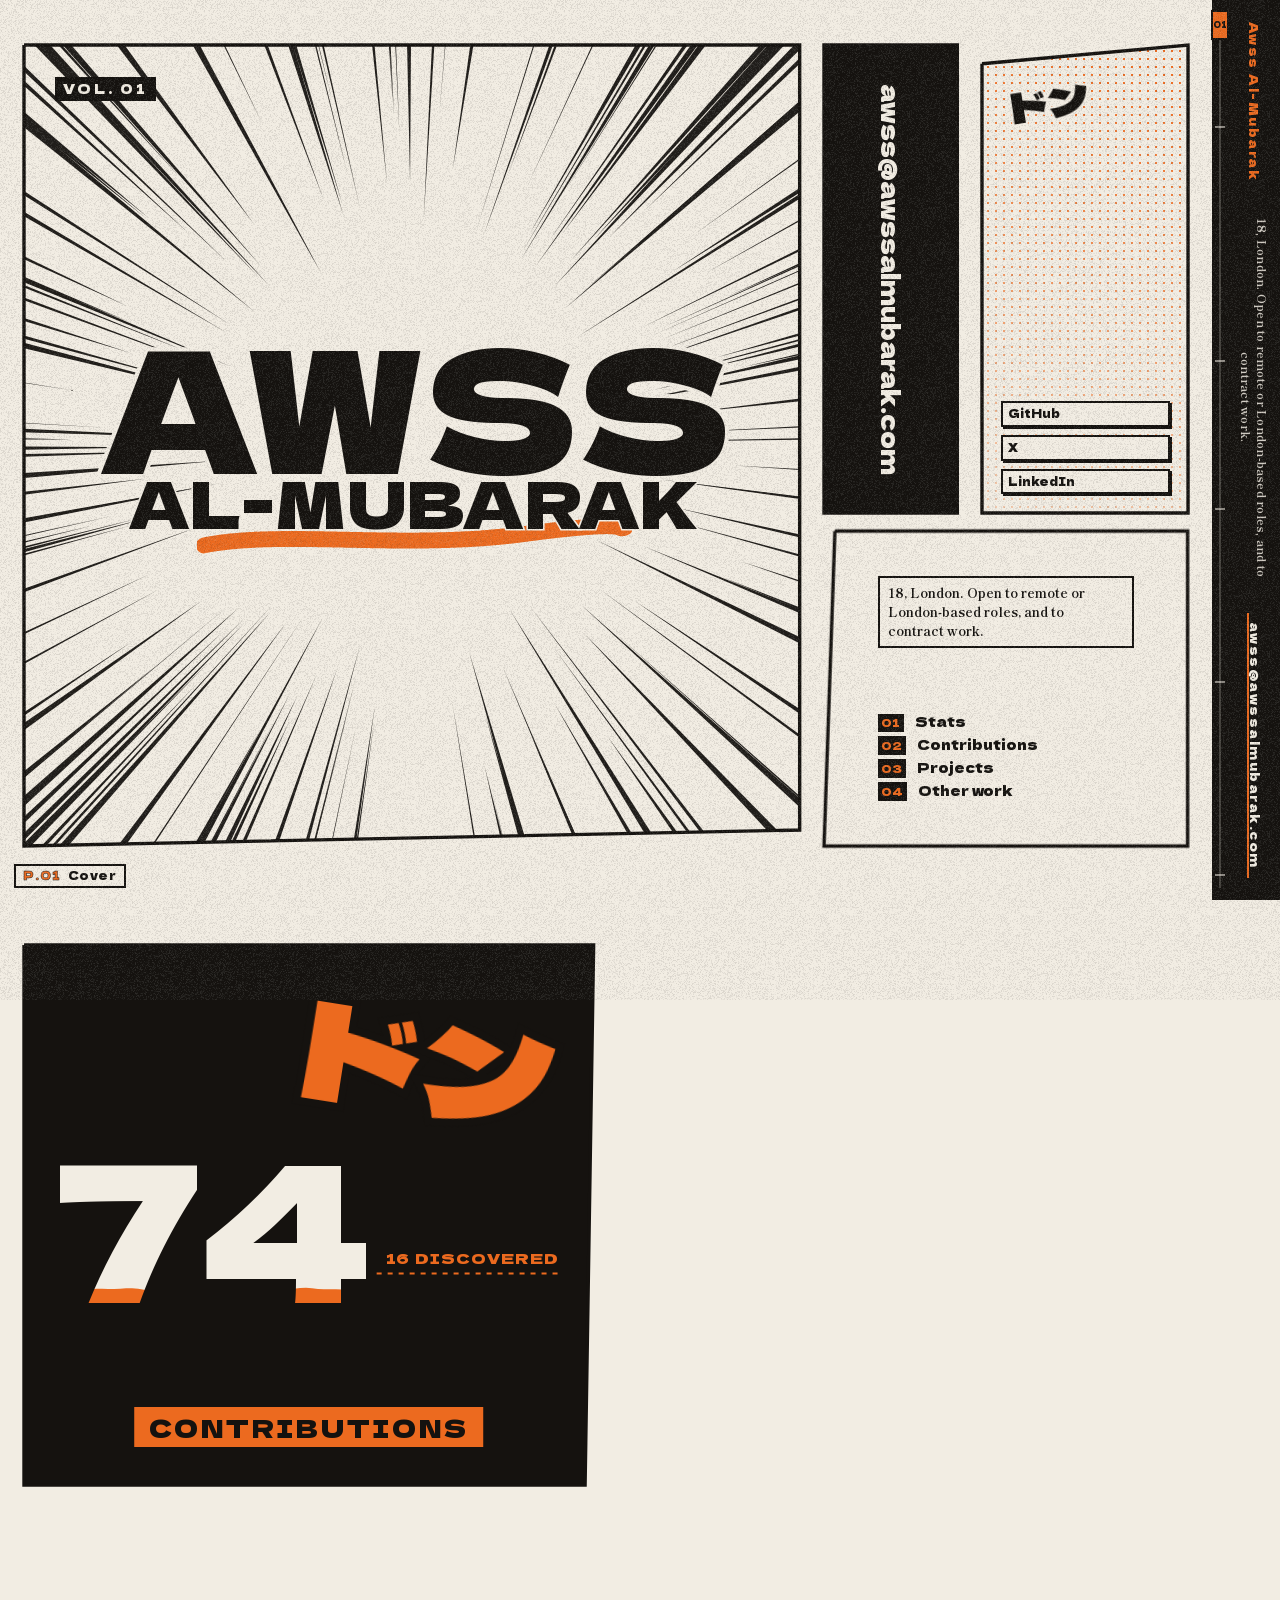
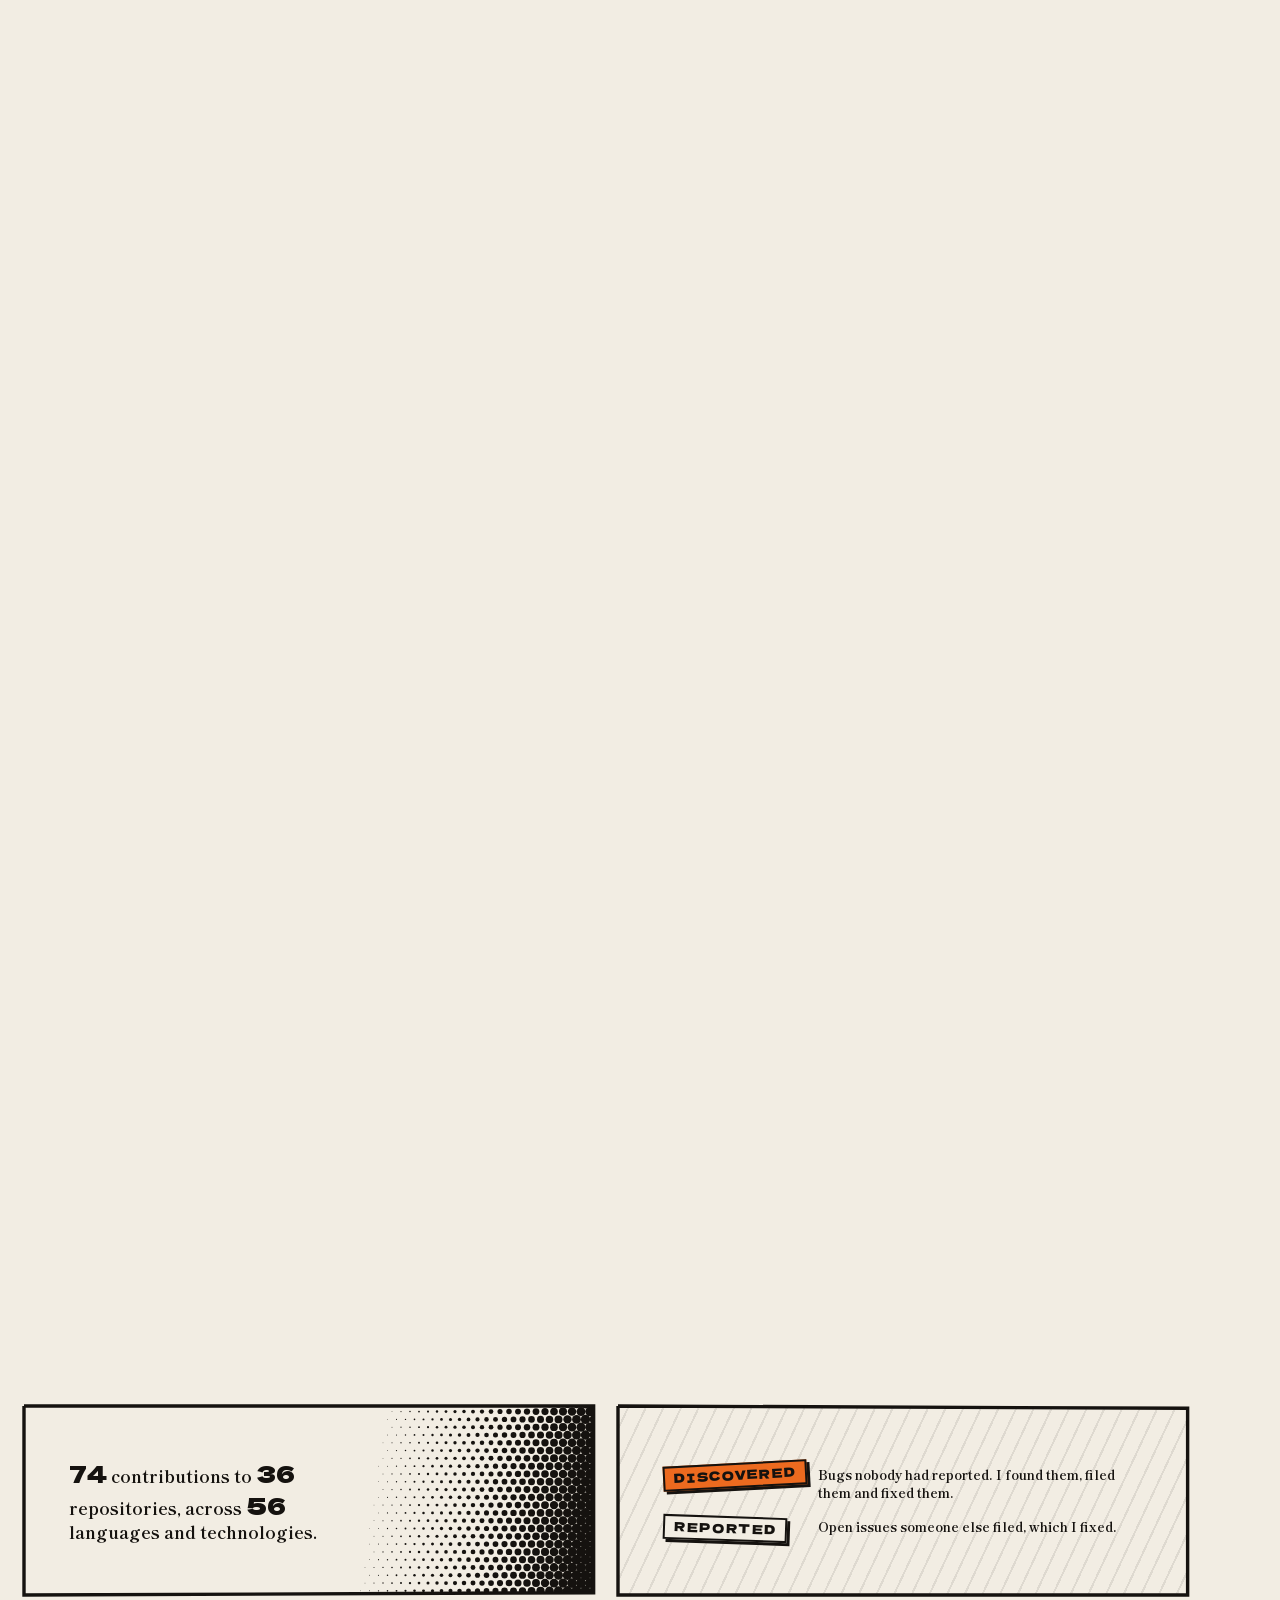
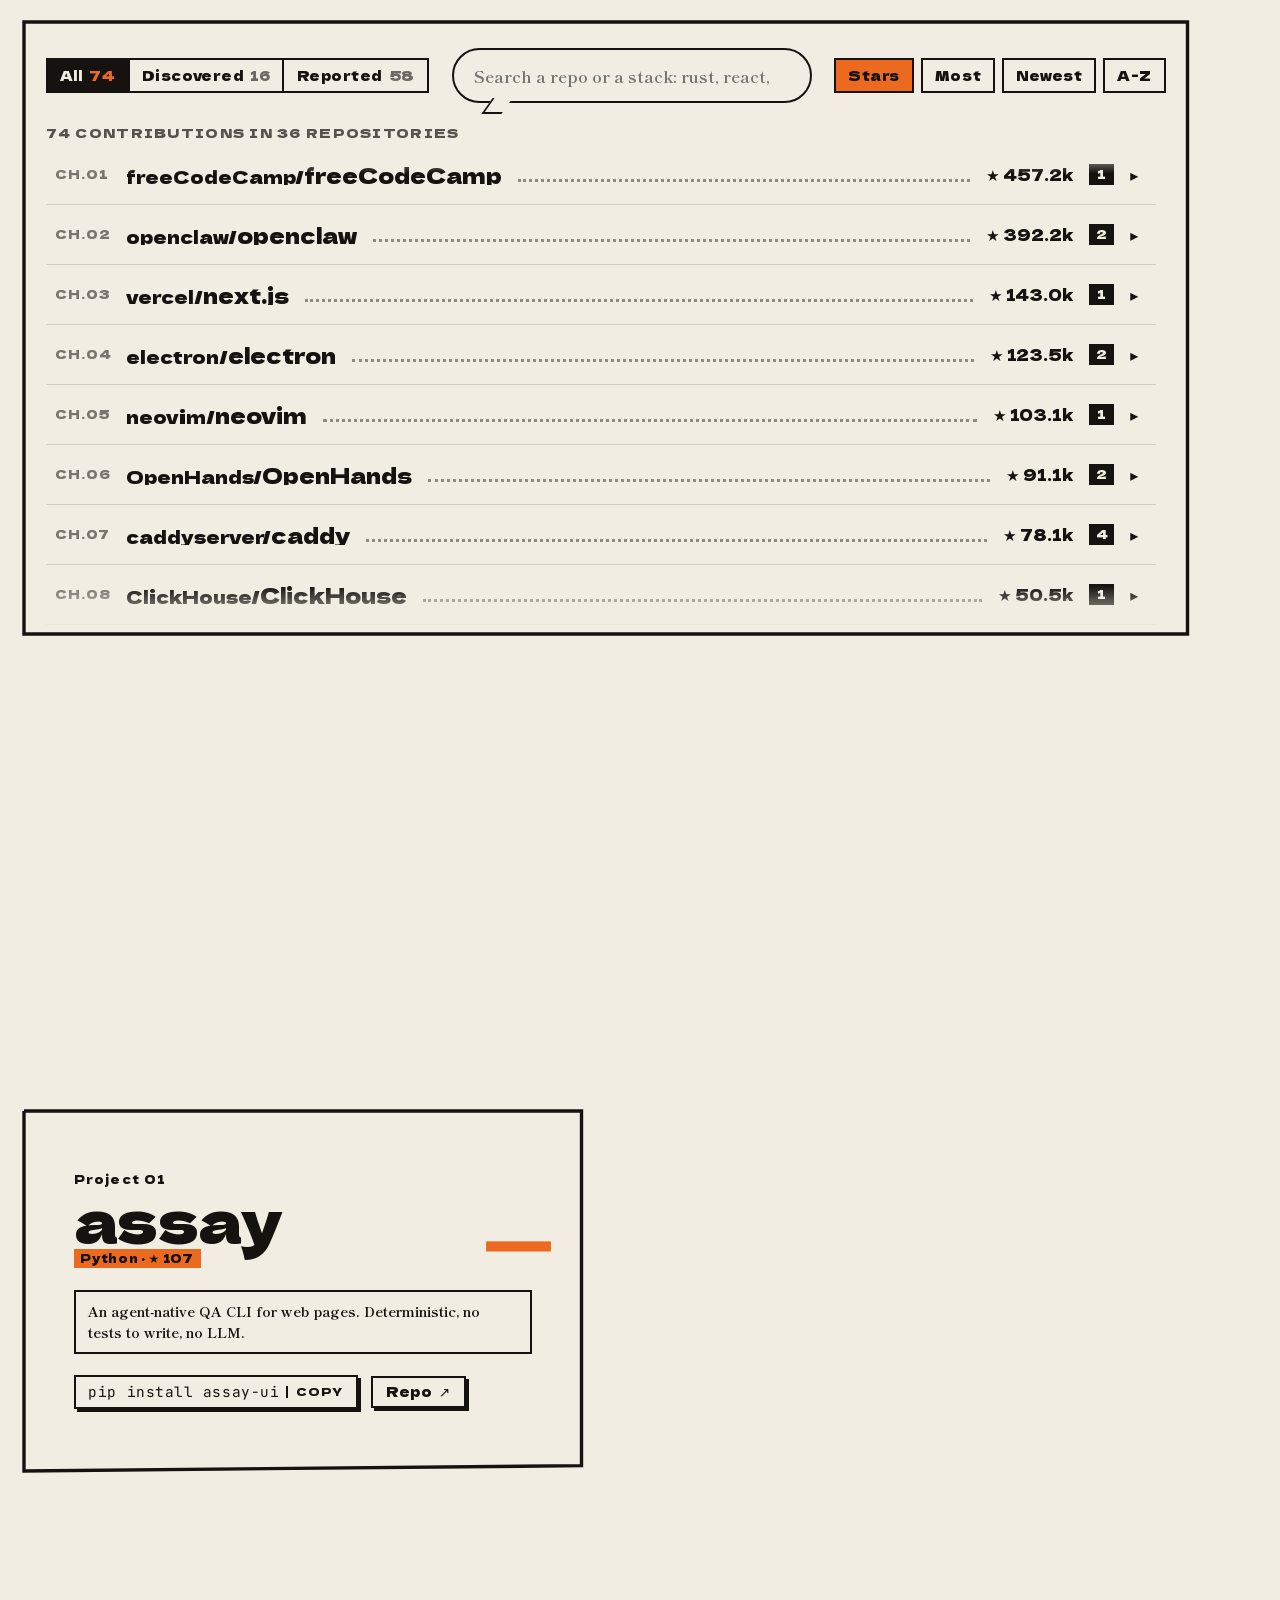
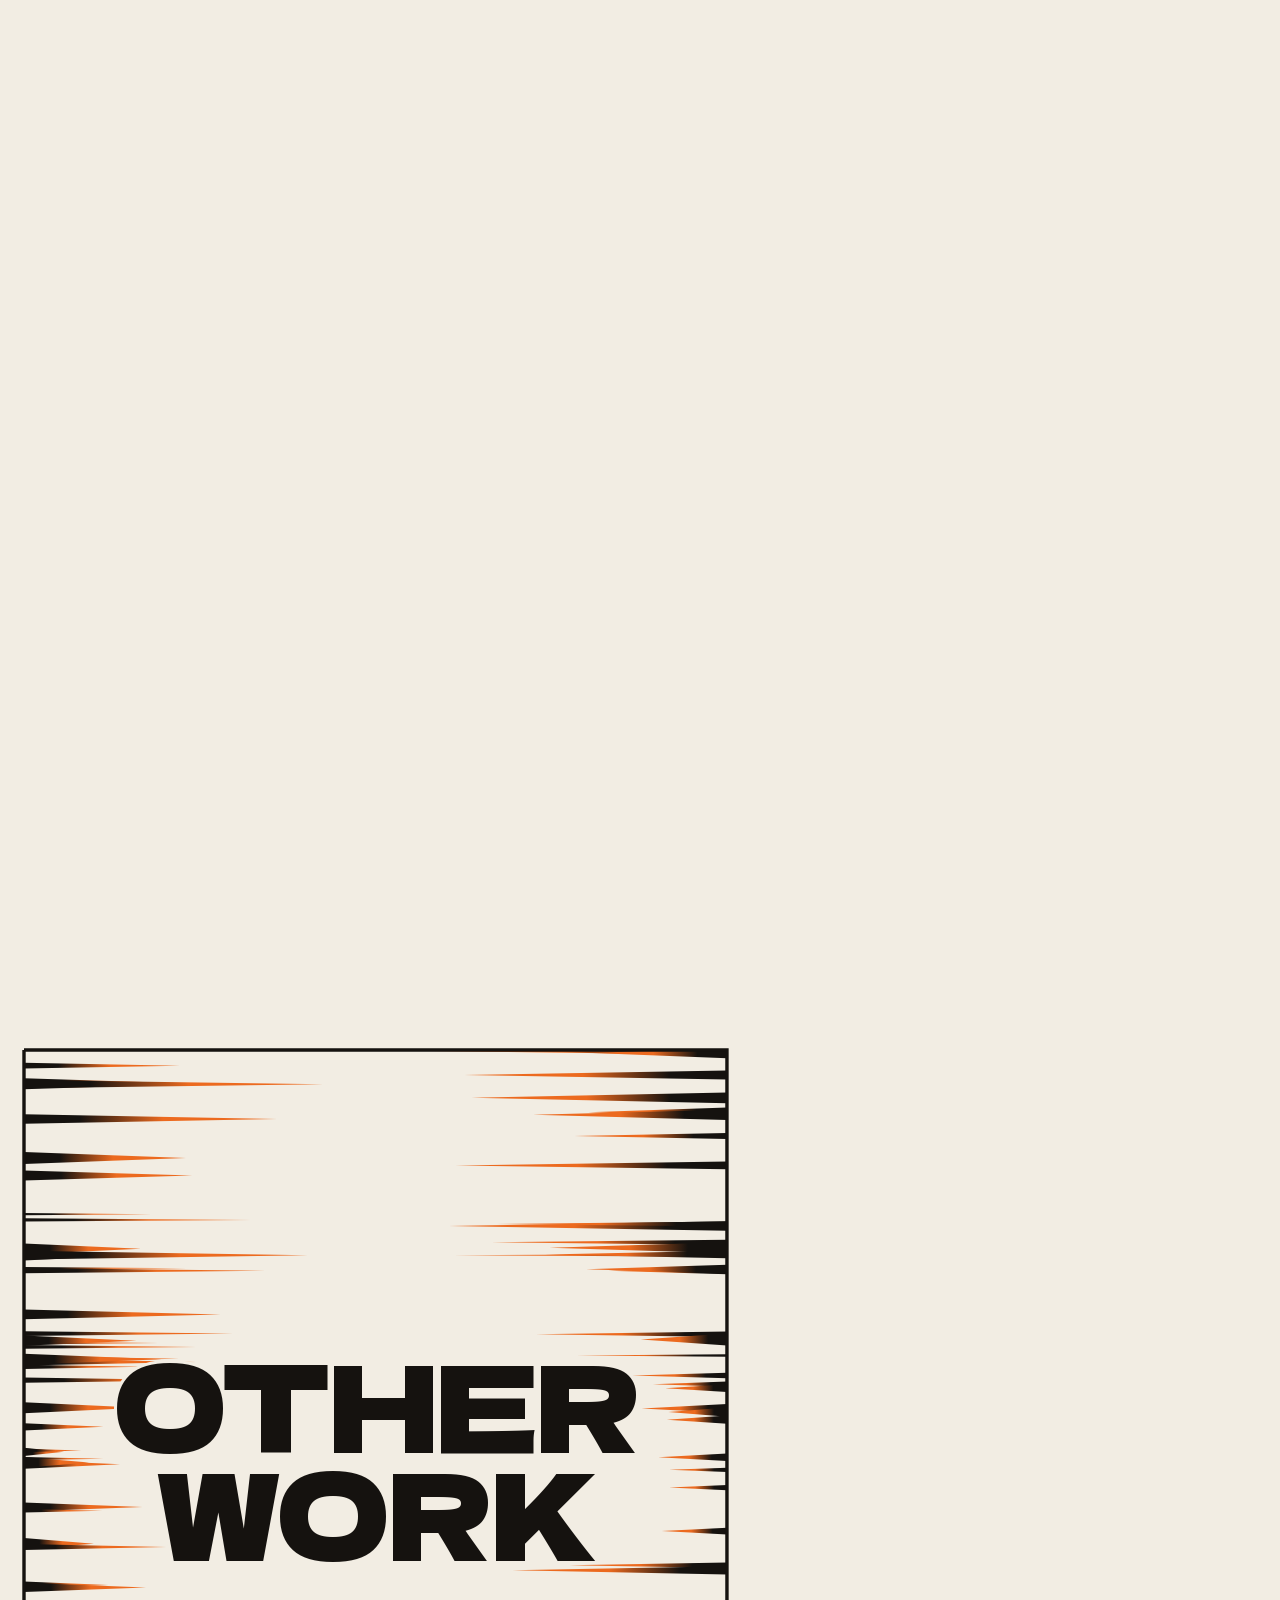
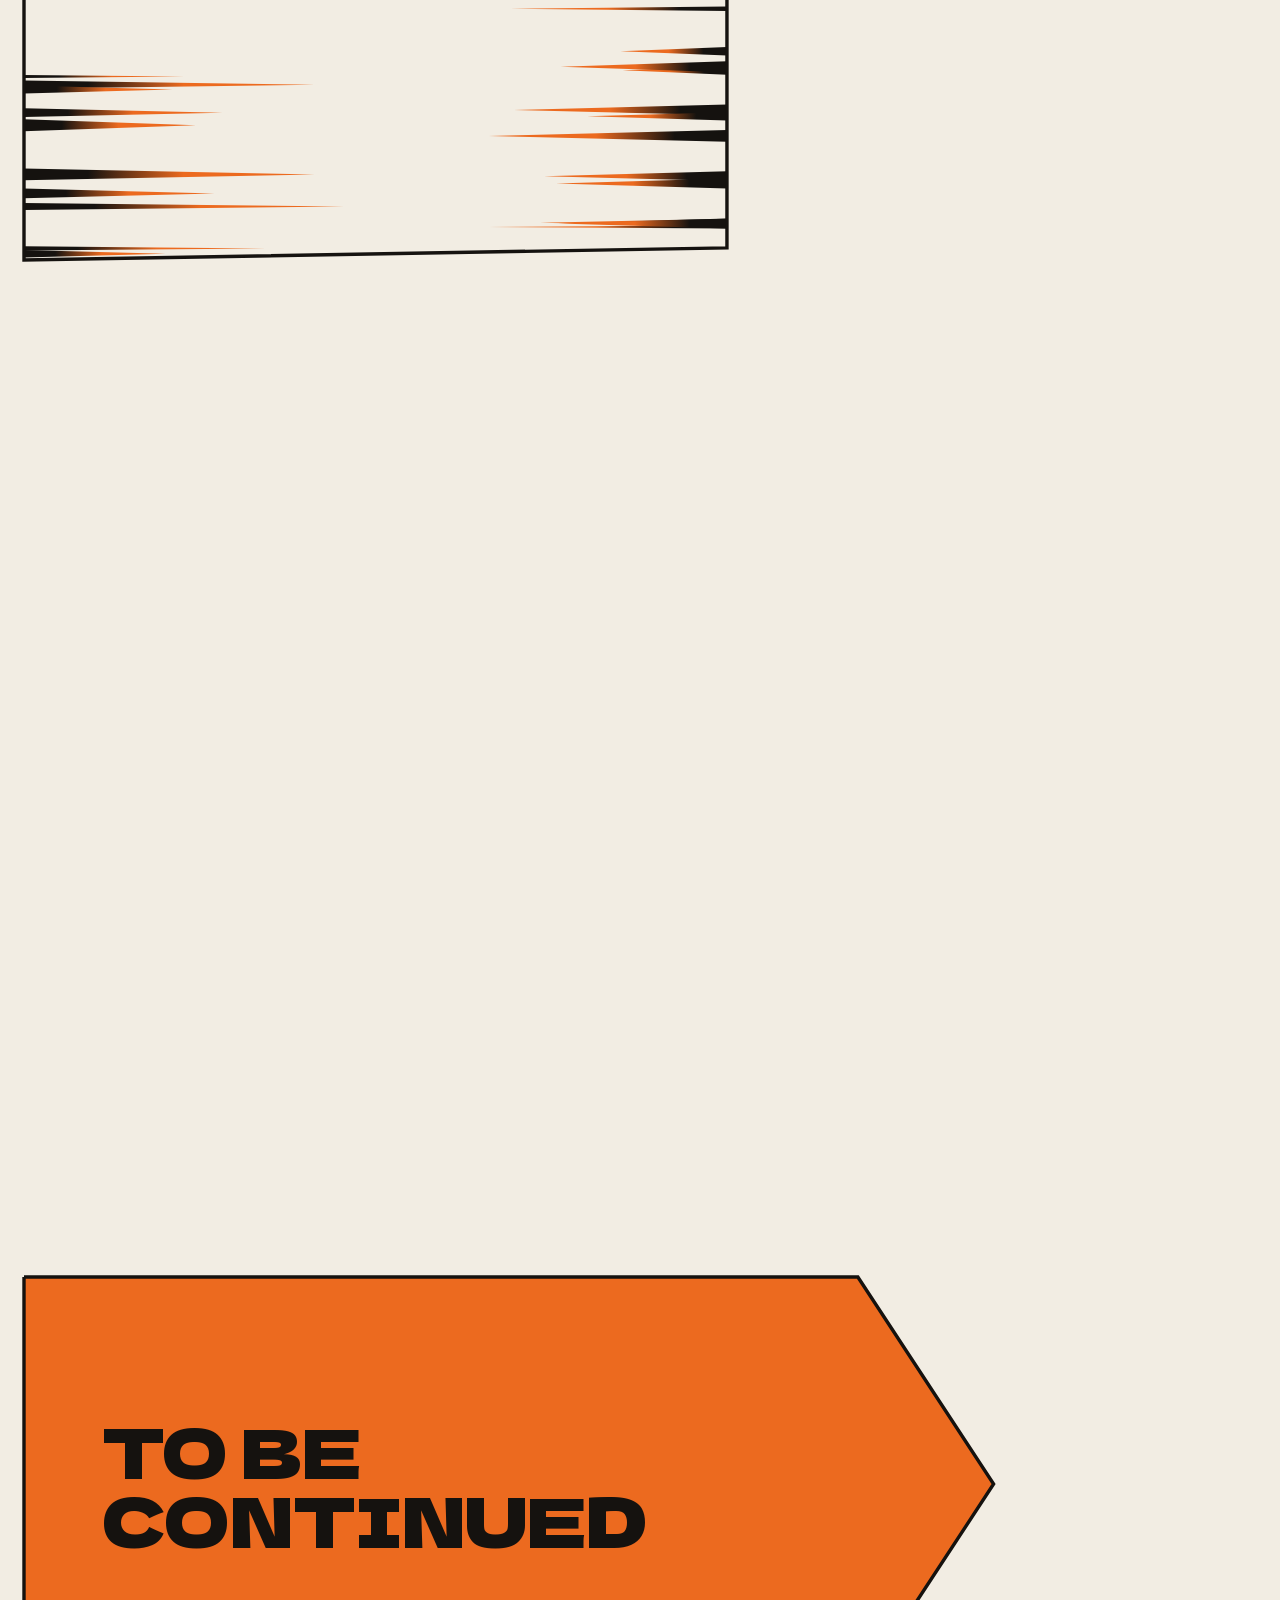
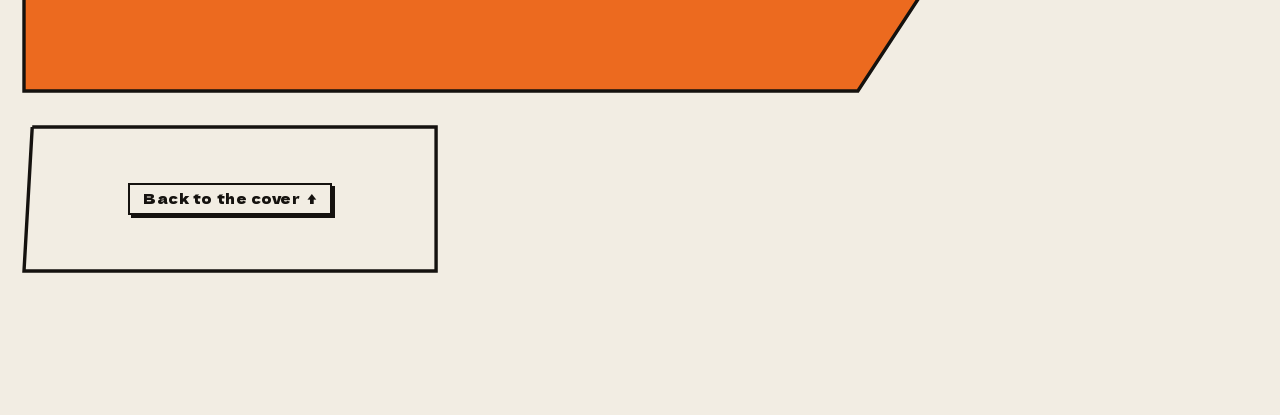
<file: index.html>
<!doctype html>
<html lang="en">
<head>
  <meta charset="utf-8">
  <meta name="viewport" content="width=device-width, initial-scale=1, viewport-fit=cover">
  <title>Awss Al-Mubarak</title>
  <meta name="description" content="Awss Al-Mubarak. Open source contributions, projects and security research.">
  <meta name="theme-color" content="#15120f">
  <link rel="canonical" href="https://awssalmubarak.com/">
  <link rel="icon" href="/favicon.ico" sizes="48x48">
  <link rel="icon" href="/favicon-32.png" type="image/png" sizes="32x32">
  <link rel="apple-touch-icon" href="/apple-touch-icon.png">

  <meta property="og:type" content="website">
  <meta property="og:site_name" content="Awss Al-Mubarak">
  <meta property="og:title" content="Awss Al-Mubarak">
  <meta property="og:description" content="Open source contributions, projects and security research.">
  <meta property="og:url" content="https://awssalmubarak.com/">
  <meta property="og:image" content="https://awssalmubarak.com/og.png">
  <meta property="og:image:width" content="1200">
  <meta property="og:image:height" content="630">
  <meta property="og:image:alt" content="awssalmubarak.com">
  <meta name="twitter:card" content="summary_large_image">
  <meta name="twitter:site" content="@awss1i">
  <meta name="twitter:image" content="https://awssalmubarak.com/og.png">
  <script type="module" crossorigin src="/assets/index-Bmj0l9g7.js"></script>
  <link rel="stylesheet" crossorigin href="/assets/index-DHzEPSjO.css">
</head>
<body>
  <noscript><div class="fallback">
    <h1>Awss Al-Mubarak</h1>
    <p>18, London. Open to remote or London-based roles, and to contract work.</p>
    <p><a href="mailto:awss@awssalmubarak.com">awss@awssalmubarak.com</a> · <a href="https://github.com/awss1i">GitHub</a> · <a href="https://x.com/awss1i">X</a> · <a href="https://www.linkedin.com/in/awss-al-mubarak-5a6187437/">LinkedIn</a></p>
    <h2>Contributions</h2>
    <p>74 contributions to 36 repositories, across 56 languages and technologies. 16 were bugs I discovered, and 58 fixed issues someone else reported.</p>
    <ul><li><a href="https://github.com/freeCodeCamp/freeCodeCamp">freeCodeCamp/freeCodeCamp</a>: <a href="https://github.com/freeCodeCamp/freeCodeCamp/pull/70546">#70546</a></li><li><a href="https://github.com/openclaw/openclaw">openclaw/openclaw</a>: <a href="https://github.com/openclaw/openclaw/pull/151152">#151152</a>, <a href="https://github.com/openclaw/openclaw/pull/151672">#151672</a></li><li><a href="https://github.com/vercel/next.js">vercel/next.js</a>: <a href="https://github.com/vercel/next.js/pull/99916">#99916</a></li><li><a href="https://github.com/electron/electron">electron/electron</a>: <a href="https://github.com/electron/electron/pull/55085">#55085</a>, <a href="https://github.com/electron/electron/pull/54655">#54655</a></li><li><a href="https://github.com/neovim/neovim">neovim/neovim</a>: <a href="https://github.com/neovim/neovim/pull/42301">#42301</a></li><li><a href="https://github.com/OpenHands/OpenHands">OpenHands/OpenHands</a>: <a href="https://github.com/OpenHands/OpenHands/pull/18144">#18144</a>, <a href="https://github.com/OpenHands/OpenHands/pull/18020">#18020</a></li><li><a href="https://github.com/caddyserver/caddy">caddyserver/caddy</a>: <a href="https://github.com/caddyserver/caddy/pull/8251">#8251</a>, <a href="https://github.com/caddyserver/caddy/pull/8249">#8249</a>, <a href="https://github.com/caddyserver/caddy/pull/8156">#8156</a>, <a href="https://github.com/caddyserver/caddy/pull/8152">#8152</a></li><li><a href="https://github.com/ClickHouse/ClickHouse">ClickHouse/ClickHouse</a>: <a href="https://github.com/ClickHouse/ClickHouse/pull/124767">#124767</a></li><li><a href="https://github.com/Homebrew/brew">Homebrew/brew</a>: <a href="https://github.com/Homebrew/brew/pull/24078">#24078</a></li><li><a href="https://github.com/psf/black">psf/black</a>: <a href="https://github.com/psf/black/pull/5521">#5521</a></li><li><a href="https://github.com/nautechsystems/nautilus_trader">nautechsystems/nautilus_trader</a>: <a href="https://github.com/nautechsystems/nautilus_trader/pull/5357">#5357</a>, <a href="https://github.com/nautechsystems/nautilus_trader/pull/5234">#5234</a>, <a href="https://github.com/nautechsystems/nautilus_trader/pull/5248">#5248</a>, <a href="https://github.com/nautechsystems/nautilus_trader/pull/5171">#5171</a>, <a href="https://github.com/nautechsystems/nautilus_trader/commit/6137deb7a65fba75158cba89b0f359a33b205298">6137deb</a></li><li><a href="https://github.com/ente/ente">ente/ente</a>: <a href="https://github.com/ente/ente/pull/13323">#13323</a>, <a href="https://github.com/ente/ente/pull/13069">#13069</a></li><li><a href="https://github.com/manaflow-ai/cmux">manaflow-ai/cmux</a>: <a href="https://github.com/manaflow-ai/cmux/pull/19488">#19488</a></li><li><a href="https://github.com/Devolutions/UniGetUI">Devolutions/UniGetUI</a>: <a href="https://github.com/Devolutions/UniGetUI/pull/5540">#5540</a>, <a href="https://github.com/Devolutions/UniGetUI/pull/5433">#5433</a>, <a href="https://github.com/Devolutions/UniGetUI/pull/5418">#5418</a>, <a href="https://github.com/Devolutions/UniGetUI/pull/5416">#5416</a></li><li><a href="https://github.com/matomo-org/matomo">matomo-org/matomo</a>: <a href="https://github.com/matomo-org/matomo/pull/25532">#25532</a></li><li><a href="https://github.com/lichess-org/lila">lichess-org/lila</a>: <a href="https://github.com/lichess-org/lila/pull/21962">#21962</a>, <a href="https://github.com/lichess-org/lila/pull/21889">#21889</a></li><li><a href="https://github.com/termux/termux-packages">termux/termux-packages</a>: <a href="https://github.com/termux/termux-packages/pull/31826">#31826</a></li><li><a href="https://github.com/raspberrypi/linux">raspberrypi/linux</a>: <a href="https://github.com/raspberrypi/linux/pull/7686">#7686</a></li><li><a href="https://github.com/nasa/fprime">nasa/fprime</a>: <a href="https://github.com/nasa/fprime/pull/6106">#6106</a></li><li><a href="https://github.com/WordPress/gutenberg">WordPress/gutenberg</a>: <a href="https://github.com/WordPress/gutenberg/pull/84554">#84554</a>, <a href="https://github.com/WordPress/gutenberg/pull/84556">#84556</a>, <a href="https://github.com/WordPress/gutenberg/pull/84533">#84533</a></li><li><a href="https://github.com/kornia/kornia">kornia/kornia</a>: <a href="https://github.com/kornia/kornia/pull/5374">#5374</a>, <a href="https://github.com/kornia/kornia/pull/5277">#5277</a>, <a href="https://github.com/kornia/kornia/pull/5100">#5100</a>, <a href="https://github.com/kornia/kornia/pull/4628">#4628</a></li><li><a href="https://github.com/foundry-rs/foundry">foundry-rs/foundry</a>: <a href="https://github.com/foundry-rs/foundry/pull/17484">#17484</a>, <a href="https://github.com/foundry-rs/foundry/pull/17383">#17383</a>, <a href="https://github.com/foundry-rs/foundry/pull/17242">#17242</a></li><li><a href="https://github.com/mvschwarz/openrig">mvschwarz/openrig</a>: <a href="https://github.com/mvschwarz/openrig/pull/817">#817</a></li><li><a href="https://github.com/glpi-project/glpi">glpi-project/glpi</a>: <a href="https://github.com/glpi-project/glpi/pull/25674">#25674</a>, <a href="https://github.com/glpi-project/glpi/pull/25546">#25546</a>, <a href="https://github.com/glpi-project/glpi/pull/25544">#25544</a></li><li><a href="https://github.com/astropy/astropy">astropy/astropy</a>: <a href="https://github.com/astropy/astropy/pull/20514">#20514</a></li><li><a href="https://github.com/tronprotocol/java-tron">tronprotocol/java-tron</a>: <a href="https://github.com/tronprotocol/java-tron/pull/7045">#7045</a></li><li><a href="https://github.com/rlaope/oh-my-hermes">rlaope/oh-my-hermes</a>: <a href="https://github.com/rlaope/oh-my-hermes/pull/1957">#1957</a>, <a href="https://github.com/rlaope/oh-my-hermes/pull/1601">#1601</a></li><li><a href="https://github.com/nightscout/cgm-remote-monitor">nightscout/cgm-remote-monitor</a>: <a href="https://github.com/nightscout/cgm-remote-monitor/pull/8808">#8808</a>, <a href="https://github.com/nightscout/cgm-remote-monitor/pull/8816">#8816</a>, <a href="https://github.com/nightscout/cgm-remote-monitor/pull/8815">#8815</a>, <a href="https://github.com/nightscout/cgm-remote-monitor/pull/8790">#8790</a>, <a href="https://github.com/nightscout/cgm-remote-monitor/pull/8788">#8788</a></li><li><a href="https://github.com/ScoopInstaller/Main">ScoopInstaller/Main</a>: <a href="https://github.com/ScoopInstaller/Main/pull/8636">#8636</a></li><li><a href="https://github.com/rusefi/rusefi">rusefi/rusefi</a>: <a href="https://github.com/rusefi/rusefi/pull/10399">#10399</a>, <a href="https://github.com/rusefi/rusefi/pull/10395">#10395</a></li><li><a href="https://github.com/openfoodfacts/openfoodfacts-server">openfoodfacts/openfoodfacts-server</a>: <a href="https://github.com/openfoodfacts/openfoodfacts-server/pull/14866">#14866</a>, <a href="https://github.com/openfoodfacts/openfoodfacts-server/pull/14760">#14760</a></li><li><a href="https://github.com/openboxes/openboxes">openboxes/openboxes</a>: <a href="https://github.com/openboxes/openboxes/pull/6223">#6223</a>, <a href="https://github.com/openboxes/openboxes/pull/6215">#6215</a></li><li><a href="https://github.com/gotempsh/temps">gotempsh/temps</a>: <a href="https://github.com/gotempsh/temps/pull/1180">#1180</a>, <a href="https://github.com/gotempsh/temps/pull/1025">#1025</a></li><li><a href="https://github.com/cubrid-lab/cubrid-cookbook-python">cubrid-lab/cubrid-cookbook-python</a>: <a href="https://github.com/cubrid-lab/cubrid-cookbook-python/pull/141">#141</a>, <a href="https://github.com/cubrid-lab/cubrid-cookbook-python/pull/132">#132</a>, <a href="https://github.com/cubrid-lab/cubrid-cookbook-python/pull/134">#134</a></li><li><a href="https://github.com/publishpress/publishpress-capabilities">publishpress/publishpress-capabilities</a>: <a href="https://github.com/publishpress/publishpress-capabilities/pull/1870">#1870</a></li><li><a href="https://github.com/yeongseon/azure-functions-validation-python">yeongseon/azure-functions-validation-python</a>: <a href="https://github.com/yeongseon/azure-functions-validation-python/pull/524">#524</a>, <a href="https://github.com/yeongseon/azure-functions-validation-python/pull/528">#528</a>, <a href="https://github.com/yeongseon/azure-functions-validation-python/pull/526">#526</a>, <a href="https://github.com/yeongseon/azure-functions-validation-python/pull/522">#522</a></li></ul>
    <h2>Projects</h2>
    <ul><li><a href="https://github.com/awss1i/assay">assay</a>: An agent-native QA CLI for web pages. Deterministic, no tests to write, no LLM.</li></ul>
    <h2>Other work</h2>
    <ul><li><a href="https://bugcrowd.com/h/awss1i">Active security researcher on Bugcrowd</a></li></ul>
  </div></noscript>
  <main id="chapter"></main>
</body>
</html>
</file>
<file: assets/index-DHzEPSjO.css>
@font-face{font-family:Dela Gothic One;font-style:normal;font-display:swap;font-weight:400;src:url(/assets/dela-gothic-one-latin-400-normal-AgyGD05y.woff2)format("woff2"),url(/assets/dela-gothic-one-latin-400-normal-qxqiosUh.woff)format("woff")}@font-face{font-family:Zen Kaku Gothic New;font-style:normal;font-display:swap;font-weight:400;src:url(/assets/zen-kaku-gothic-new-latin-400-normal-BEdayliK.woff2)format("woff2"),url(/assets/zen-kaku-gothic-new-latin-400-normal-CPSmNJAU.woff)format("woff")}@font-face{font-family:Zen Kaku Gothic New;font-style:normal;font-display:swap;font-weight:700;src:url(/assets/zen-kaku-gothic-new-latin-700-normal-Dgv0FPyh.woff2)format("woff2"),url(/assets/zen-kaku-gothic-new-latin-700-normal-zPVyND5l.woff)format("woff")}@font-face{font-family:Shippori Mincho B1;font-style:normal;font-display:swap;font-weight:700;src:url(/assets/shippori-mincho-b1-latin-700-normal-BA8lGpy2.woff2)format("woff2"),url(/assets/shippori-mincho-b1-latin-700-normal-DtgeO8QJ.woff)format("woff")}@font-face{font-family:JetBrains Mono;font-style:normal;font-display:swap;font-weight:400;src:url(/assets/jetbrains-mono-latin-400-normal-V6pRDFza.woff2)format("woff2"),url(/assets/jetbrains-mono-latin-400-normal-6-qcROiO.woff)format("woff")}@font-face{font-family:Dela Gothic One;font-style:normal;font-weight:400;font-display:swap;src:url([data-uri])format("woff");unicode-range:U+30??,U+FF00-FFEF}:root{--paper:#f2ede3;--paper-2:#e7e0d2;--ink:#15120f;--accent:#ec6a1f;--stroke:3.4px;--margin-w:68px;--mx:0;--my:0;--display:"Dela Gothic One", "Zen Kaku Gothic New", system-ui, sans-serif;--body:"Zen Kaku Gothic New", system-ui, sans-serif;--caption:"Shippori Mincho B1", Georgia, serif;--mono:"JetBrains Mono", ui-monospace, monospace;--pop:cubic-bezier(.2, 1.5, .35, 1);--ink-on:cubic-bezier(.65, 0, .2, 1)}*{box-sizing:border-box}html{background:var(--paper);color:var(--ink);scrollbar-width:thin;scrollbar-color:var(--ink) transparent}body{font:16px/1.5 var(--body);-webkit-font-smoothing:antialiased;margin:0;overflow-x:hidden}::selection{background:var(--accent);color:var(--ink)}a{color:inherit}body:before{content:"";z-index:50;pointer-events:none;background-image:var(--grain);animation:.6s step-end infinite grain;position:fixed;inset:-100px}@keyframes grain{0%{transform:translate(0)}25%{transform:translate(-37px,22px)}50%{transform:translate(19px,-41px)}75%{transform:translate(-12px,-18px)}}.visually-hidden{clip-path:inset(50%);white-space:nowrap;width:1px;height:1px;position:absolute;overflow:hidden}#chapter{padding-right:var(--margin-w)}.free{height:100svh;position:relative}.free.short{height:62svh}.stage-wrap,.beat[style*=--len]{height:var(--len)}.stage{height:100svh;position:sticky;top:0;overflow:hidden}.panel{left:calc(var(--x) * 1%);top:calc(var(--y) * 1%);width:calc(var(--w) * 1%);height:calc(var(--h) * 1%);transition:transform .5s var(--pop);position:absolute}.fill{clip-path:polygon(var(--clip));background:var(--paper);opacity:0;transition:opacity .3s .18s, transform .7s .12s var(--pop);position:absolute;inset:0;overflow:hidden;transform:translateY(14px)scale(.985);container-type:size}.panel.in .fill{opacity:1;transform:none}.frame{pointer-events:none;width:100%;height:100%;position:absolute;inset:0;overflow:visible}.frame path{fill:none;stroke:var(--ink);stroke-width:var(--stroke);stroke-linejoin:miter;vector-effect:non-scaling-stroke;stroke-dasharray:var(--len) var(--len);stroke-dashoffset:var(--len);transition:stroke-dashoffset .75s var(--ink-on)}.panel.in .frame path{stroke-dashoffset:0}.frame .narrow{display:none}@media (hover:hover){.panel.in:hover{transform:translate(-3px,-4px)rotate(-.25deg)}}.stage .depth,.free .depth{transform:translateY(calc((var(--p,.5) - .5) * -36px))}.free .panel{translate:0 calc((var(--p,.5) - .5) * var(--drift,0px))}.free .panel:nth-child(4n+1){--drift:-46px}.free .panel:nth-child(4n+2){--drift:54px}.free .panel:nth-child(4n+3){--drift:-24px}.free .panel:nth-child(4n+4){--drift:34px}.ink .fill{background:var(--ink);color:var(--paper)}.accent .fill{background:var(--accent)}.tone .fill:before{content:"";background-image:radial-gradient(circle, var(--dot,var(--ink)) 1px, transparent 1.45px);transform:translate(calc(var(--mx) * 9px), calc(var(--my) * 9px));-webkit-mask-image:linear-gradient(var(--tone-dir,165deg), #000 0%, #0000008c 35%, transparent 72%);mask-image:linear-gradient(var(--tone-dir,165deg), #000 0%, #0000008c 35%, transparent 72%);opacity:.85;background-size:7px 7px;position:absolute;inset:-30px}.accent-tone .fill:before{--dot:var(--accent);opacity:1;background-size:8px 8px;-webkit-mask-image:linear-gradient(200deg,#000 10%,#000000b3 50%,#0003 100%);mask-image:linear-gradient(200deg,#000 10%,#000000b3 50%,#0003 100%)}.hatch .fill:before{content:"";transform:translate(calc(var(--mx) * -10px), 0);background:repeating-linear-gradient(115deg,#0000 0 14px,#15120f17 14px 16px);position:absolute;inset:-40px}.focus{width:100%;height:100%;position:absolute;inset:0}.letter{font:400 1em/.9 var(--display);letter-spacing:-.01em;margin:0}.sfx{z-index:3;font:400 clamp(34px, 24cqmin, 150px)/1 var(--display);color:var(--ink);-webkit-text-stroke:.12em var(--paper);paint-order:stroke fill;white-space:nowrap;transform:rotate(var(--r,0deg)) scale(0);pointer-events:none;position:absolute}.panel.in .sfx{animation:pop .5s .35s var(--pop) both, boil .45s steps(1) .85s infinite}.ink .sfx{color:var(--paper);-webkit-text-stroke-color:var(--ink)}.accent .sfx,.accent-tone .sfx{color:var(--ink);-webkit-text-stroke-color:var(--paper)}@keyframes pop{0%{transform:rotate(var(--r)) scale(.2);opacity:0}60%{transform:rotate(var(--r)) scale(1.18);opacity:1}to{transform:rotate(var(--r)) scale(1)}}@keyframes boil{0%{transform:rotate(var(--r)) translate(0, 0)}33%{transform:rotate(calc(var(--r) + .7deg)) translate(.6px, -.5px)}66%{transform:rotate(calc(var(--r) - .5deg)) translate(-.5px, .6px)}}.caption{z-index:2;background:var(--paper);border:2.5px solid var(--ink);font:700 1em/1.45 var(--caption);margin:0;padding:.7em .9em;position:relative}.label{font:400 .8rem/1 var(--display);letter-spacing:.14em;text-transform:uppercase;display:inline-block}.kind{font:400 .78rem/1 var(--display);letter-spacing:.08em;text-transform:uppercase;border:2px solid var(--ink);white-space:nowrap;padding:.3em .7em .35em;display:inline-block}.kind-discovered{background:var(--accent)}.kind-reported{background:var(--paper)}.btn,.install{font:400 .85rem/1 var(--display);letter-spacing:.04em;color:var(--ink);background:var(--paper);border:2.5px solid var(--ink);cursor:pointer;box-shadow:3px 3px 0 var(--ink);align-items:center;gap:.5em;padding:.55em .95em;text-decoration:none;transition:transform .15s,box-shadow .15s,background .15s;display:inline-flex}.btn:hover,.install:hover{box-shadow:5px 5px 0 var(--ink);background:var(--accent);transform:translate(-2px,-2px)}.btn:active,.install:active{box-shadow:1px 1px 0 var(--ink);transform:translate(2px,2px)}.btn i,.pr-link i{font-style:normal}:focus-visible{outline:3px solid var(--accent);outline-offset:3px}.title .fill{align-content:center;padding:6cqw;display:grid}.title .focus{opacity:.95}.vol{font:400 clamp(11px, 2.2cqw, 20px)/1 var(--display);letter-spacing:.2em;background:var(--ink);color:var(--paper);padding:.35em .6em;position:absolute;top:5cqh;left:5cqw}.name{z-index:2;text-align:center;justify-items:center;margin:0;display:grid;position:relative}.name span{font-family:var(--display);color:var(--ink);-webkit-text-stroke:.05em var(--paper);paint-order:stroke fill;font-weight:400;line-height:.86;display:block}.name .l1{letter-spacing:-.02em;font-size:min(27cqw,46cqh)}.name .l2{letter-spacing:.01em;font-size:min(10.4cqw,18cqh)}.title.in .name .l1{animation:slam .55s .55s var(--pop) both}.title.in .name .l2{animation:slam .55s .75s var(--pop) both}@keyframes slam{0%{opacity:0;transform:scale(2.4)rotate(-6deg)}55%{opacity:1;transform:scale(.94)rotate(1deg)}to{transform:none}}.brush{z-index:1;justify-self:center;width:70cqw;height:7cqh;margin-top:-2cqh;position:relative}.brush path{fill:none;stroke:var(--accent);stroke-width:14px;stroke-linecap:round;stroke-dasharray:1;stroke-dashoffset:1px}.title.in .brush path{animation:brush .6s 1.1s var(--ink-on) forwards}.still .brush path{stroke-dashoffset:0}@keyframes brush{to{stroke-dashoffset:0}}.vertical .fill{place-items:center;display:grid}.vmail{writing-mode:vertical-rl;font:400 min(56cqw, calc(92cqh / (var(--n) * .8)))/1 var(--display);color:var(--paper);white-space:nowrap;text-decoration:none;transition:color .15s}.vmail:hover{color:var(--accent)}.socials .fill{align-content:end;padding:9%;display:grid}.socials .links{z-index:2;gap:.7rem;display:grid;position:relative}.socials .btn{justify-content:space-between}@container (width<=210px){.socials .links{gap:.5rem}.socials .btn{letter-spacing:0;box-shadow:2px 2px 0 var(--ink);gap:.3em;padding:.45em .5em;font-size:.72rem}.socials .btn i{display:none}}@container (height<=240px){.lead .cue{display:none}.lead .caption{padding:.45em .65em}}@container (height<=190px){.lead .caption{padding:.35em .55em;font-size:12px;line-height:1.3}.lead .toc{gap:0}.lead .toc a{font-size:12.5px;line-height:1.25}}.lead .fill{align-content:space-between;gap:2cqh;padding:5cqmin 6cqmin;display:grid}.lead .caption{font-size:clamp(13px,4.6cqmin,18px)}.toc{gap:.25em;display:grid}.toc a{width:max-content;font:400 clamp(14px, 5.8cqmin, 24px)/1.2 var(--display);align-items:baseline;gap:.8em;text-decoration:none;transition:transform .15s,color .15s;display:flex}.toc b{min-width:2em;color:var(--accent);background:var(--ink);place-items:center;padding:.25em .3em;font-size:max(11px,.62em);font-weight:400;display:inline-grid}.toc a:hover{color:var(--accent);transform:translate(6px)}.cue{font:400 clamp(12px, 5cqmin, 18px)/1 var(--display);letter-spacing:.2em;justify-self:end;align-items:center;gap:.6em;display:inline-flex}.cue i{border-right:3px solid var(--ink);border-bottom:3px solid var(--ink);width:1.1em;height:1.1em;animation:1.1s ease-in-out infinite nudge;transform:rotate(45deg)}@keyframes nudge{50%{transform:translateY(6px)rotate(45deg)}}.tally .fill{place-items:center;display:grid}.tally .depth{z-index:2;text-align:center;justify-items:center;display:grid;position:relative}.big,.mid,.half b{font:400 1em/.85 var(--display);letter-spacing:-.03em;font-variant-numeric:tabular-nums;-webkit-text-stroke:.045em var(--paper);paint-order:stroke fill}.big{font-size:min(52cqw, 62cqh, calc(118cqw / var(--n,2)))}.mid{font-size:min(30cqw, 52cqh, calc(96cqw / var(--n,2)))}.unit{font:400 clamp(12px, 4.6cqmin, 30px)/1.1 var(--display);letter-spacing:.12em;text-transform:uppercase;margin-top:.3em}.num-a .fill{display:block}.num-a .sfx{color:var(--accent)}.num-a .unit{white-space:nowrap;background:var(--accent);color:var(--ink);margin:0;padding:.25em .6em;position:absolute;bottom:7cqh;left:50%;translate:-50%}.pool{width:100%;height:100%;position:absolute;inset:0}.pool-digits{font:400 400px Dela Gothic One,sans-serif}.pool-paper{fill:var(--paper)}.pool-ink{fill:var(--accent)}.pool-mark{stroke:var(--accent);stroke-width:2px;stroke-dasharray:5 6;opacity:0;transition:opacity .5s 1s}.pool-note{font-family:var(--display);letter-spacing:.08em;fill:var(--accent);opacity:0;transition:opacity .5s 1s}.pool.on .pool-mark,.pool.on .pool-note{opacity:1}.split .fill{grid-template-columns:1fr 1fr;place-items:stretch stretch}.half{align-content:center;justify-items:start;gap:.4em;padding:4cqh 4cqw;display:grid;position:relative}.half b{font-size:min(13cqw,40cqh)}.half p{max-width:36ch;font:700 clamp(12px, min(2cqw, 7.5cqh), 18px)/1.4 var(--caption);margin:0}.half .unit{font-size:clamp(12px,2.4cqw,24px)}.disc{background:var(--accent)}.rep{border-left:var(--stroke) solid var(--ink)}.panel.in .letter{animation:slam .6s .3s var(--pop) both}.shake{animation:.32s steps(2,end) both shake}@keyframes shake{0%{transform:translate(6px,-4px)}25%{transform:translate(-7px,3px)}50%{transform:translate(4px,5px)}75%{transform:translate(-3px,-4px)}to{transform:none}}.sum-panel .fill{align-content:center;padding:3cqmin 5cqmin;display:grid}.halftone{width:calc(100% + 20px);height:calc(100% + 20px);transform:translate(calc(var(--mx) * 6px), calc(var(--my) * 4px));position:absolute;top:-10px;left:-10px}.sum{z-index:2;max-width:60%;font:700 clamp(13px, min(3.6cqw, 13cqh), 30px)/1.3 var(--caption);margin:0;position:relative}.sum b{font:400 1.3em var(--display);display:inline-block;position:relative}.uline{z-index:-1;width:112%;height:.42em;position:absolute;bottom:-.18em;left:-6%;overflow:visible}.uline path{fill:none;stroke:var(--accent);stroke-width:9px;stroke-linecap:round;stroke-dasharray:1;stroke-dashoffset:1px}.seen .uline path{animation:uline 6s var(--d) infinite}.still .uline path{stroke-dashoffset:0}@keyframes uline{0%{stroke-dashoffset:1px;opacity:1}8%{stroke-dashoffset:0}70%{stroke-dashoffset:0;opacity:1}80%,to{stroke-dashoffset:0;opacity:0}}.defs-panel .fill{align-content:center;padding:3cqmin 5cqmin;display:grid}.defs{z-index:2;gap:.7rem;margin:0;display:grid;position:relative}.defs .kind{box-shadow:3px 3px 0 var(--ink);transform:rotate(-3deg)}.defs .kind-reported{transform:rotate(2deg)}.defs div{align-items:baseline;gap:1.2rem;display:flex}.defs dt{flex:none;width:8.5em}.defs dd{font:700 clamp(13px, min(2.5cqw, 10cqh), 18px)/1.4 var(--caption);margin:0}.list-panel .fill{flex-direction:column;padding:2.2cqmin 2.4cqmin 0;display:flex}.list-panel .ledger{flex:1;height:auto;min-height:0}.controls{flex-wrap:wrap;align-items:center;gap:.8rem 1.4rem;margin:.4rem 0 .6rem;display:flex}.tabs{display:flex}.tabs button,.sorts button{font:400 .85rem/1 var(--display);letter-spacing:.04em;color:var(--ink);background:var(--paper);border:2.5px solid var(--ink);cursor:pointer;padding:.65em .9em;transition:background .15s,transform .15s}.tabs button+button{border-left:0}.tabs button b{opacity:.6;margin-left:.5em;font-weight:400}.tabs [aria-selected=true]{background:var(--ink);color:var(--paper)}.tabs [aria-selected=true] b{color:var(--accent);opacity:1}.sorts{gap:.4rem;margin-left:auto;display:flex}.sorts [aria-pressed=true]{background:var(--accent)}.tabs button:hover,.sorts button:hover{transform:translateY(-2px)}.bubble{flex:280px;position:relative}.bubble input{width:100%;font:700 1rem/1 var(--caption);color:var(--ink);background:var(--paper);border:2.5px solid var(--ink);border-radius:999px;outline:none;padding:.85em 1.3em;transition:box-shadow .2s}.bubble input:focus{box-shadow:4px 4px 0 var(--accent)}.bubble:after{content:"";background:var(--paper);border-left:2.5px solid var(--ink);border-bottom:2.5px solid var(--ink);width:18px;height:14px;position:absolute;bottom:-11px;left:2.2em;transform:skew(-35deg)}.count{font:400 .8rem/1 var(--display);letter-spacing:.1em;text-transform:uppercase;opacity:.7;margin:.9rem 0 .3rem}.ledger{overscroll-behavior:contain;scrollbar-width:thin;scrollbar-color:var(--accent) #15120f1f;scrollbar-gutter:stable;height:min(68svh,720px);position:relative;overflow-y:auto;-webkit-mask-image:linear-gradient(#0000 0,#000 28px calc(100% - 48px),#0000 100%);mask-image:linear-gradient(#0000 0,#000 28px calc(100% - 48px),#0000 100%)}.ledger.idle{overflow-y:hidden}.ledger-content{transform-origin:50% 0;position:relative}.ledger .empty{text-align:center;font:400 clamp(20px, 3vw, 40px)/1.2 var(--display);position:absolute;inset:30% 0 auto}.row{align-items:center;gap:1rem;padding:0 .6rem;display:flex;position:absolute;top:0;left:0;right:0}.row-repo{cursor:pointer;border-bottom:1.5px solid #15120f24;height:60px}.row-repo:hover{background:#ec6a1f1f}.row-repo:hover .caret{color:var(--accent)}.ch{width:4.4em;font:400 .78rem/1 var(--display);letter-spacing:.08em;opacity:.55;flex:none}.rname{text-overflow:ellipsis;white-space:nowrap;max-width:58%;font:400 clamp(17px, 1.7vw, 24px)/1 var(--display);outline-offset:4px;flex:none;overflow:hidden}.dots{border-bottom:3px dotted #15120f73;flex:1;min-width:2rem;height:0;transform:translateY(6px)}.rstars{font:400 .95rem/1 var(--display);flex:none}.rcount{text-align:center;min-width:2em;font:400 .8rem/1 var(--display);background:var(--ink);color:var(--paper);flex:none;padding:.3em .5em}.caret{flex:none;width:1em;font-size:1rem;transition:color .15s}.row-entry{height:48px;font:400 .9rem/1.2 var(--body);background:#15120f09;padding-left:5.6rem}.row-entry .pr{font:400 .9rem/1 var(--mono);border-bottom:2px solid var(--accent);flex:none;text-decoration:none}.row-entry .pr:hover{background:var(--accent)}.when{width:5.5em;font:700 .85rem/1 var(--caption);opacity:.7;flex:none}.stack{text-overflow:ellipsis;white-space:nowrap;min-width:0;font:400 .85rem/1 var(--mono);opacity:.8;flex:1;overflow:hidden}.stack em{opacity:.7;font-style:normal}.impact{font:400 .75rem/1 var(--display);background:var(--ink);color:var(--accent);flex:none;padding:.3em .5em}.row-entry .kind{font-size:.66rem}.no{font:400 clamp(12px, 3.4cqmin, 20px)/1 var(--display);letter-spacing:.12em;align-items:baseline;gap:.8em;display:inline-flex}.proj .fill{align-content:center;gap:2.4cqh;padding:5cqmin 5.5cqmin;display:grid}.feats-panel .fill{align-content:center;padding:5cqmin 5.5cqmin;display:grid}.proj .depth{transform:translateY(calc(var(--p,0) * -14px));justify-items:start;display:grid}.cursor{font:400 50cqh/1 var(--mono);color:var(--accent);pointer-events:none;animation:1.1s step-end infinite blink;position:absolute;top:4cqh;right:5cqw}@keyframes blink{50%{opacity:0}}.pname{font:400 min(22cqw, 22cqh, calc(100cqw / var(--n)))/.92 var(--display);letter-spacing:-.02em;white-space:nowrap;margin:.1em 0 .05em}.meta{font:400 clamp(12px, 2.6cqmin, 18px)/1 var(--display);letter-spacing:.06em;background:var(--accent);padding:.3em .55em}.proj .caption{font-size:clamp(14px,5cqmin,26px)}.feats{counter-reset:f;gap:.55em;margin:0;padding:0;list-style:none;display:grid}.feats li{counter-increment:f;font:700 clamp(13px, 4.6cqmin, 21px)/1.4 var(--caption);border:2px solid var(--ink);background:var(--paper);opacity:0;padding:.55em .8em .55em 2.6em;position:relative;transform:translate(-18px)}.feats li:before{content:counter(f);font:400 1.1em/1 var(--display);color:var(--accent);-webkit-text-stroke:1px var(--ink);position:absolute;top:.45em;left:.6em}.feats-panel.in .feats li{animation:feat .5s calc(.5s + var(--i) * .1s) var(--pop) forwards}@keyframes feat{to{opacity:1;transform:none}}.acts{flex-wrap:wrap;align-items:center;gap:.8rem;display:flex}.install code{font:400 .9rem/1 var(--mono)}.install span{letter-spacing:.1em;text-transform:uppercase;border-left:2px solid;padding-left:.7em;font-size:.7rem}.install.copied{background:var(--accent)}.termp .fill{padding:5cqmin;overflow:hidden}.term{font:400 clamp(11px, min(2.25cqw, 1.85cqh), 17px)/1.6 var(--mono);white-space:pre;color:var(--paper-2);align-content:start;height:100%;display:grid;overflow:hidden;-webkit-mask-image:linear-gradient(#000 86%,#0000 99%);mask-image:linear-gradient(#000 86%,#0000 99%)}.tl{opacity:0;text-overflow:ellipsis;overflow:hidden}.tl.bad{color:var(--accent)}.tl.note{color:#b9b1a2}.termp.in .tl{animation:line 10ms calc(.4s + var(--i) * 70ms) forwards}.termp.in .tl:first-child{color:var(--paper)}@keyframes line{to{opacity:1}}.solo{z-index:2;place-items:center;height:100%;display:grid;position:relative}.lang{font:400 min(16cqw, 22cqh)/1 var(--display);text-transform:uppercase}.free.flow{height:var(--fh)}.work-title .fill{place-items:center;display:grid}.slam{z-index:2;text-align:center;font:400 min(17cqw, 34cqh, calc(150cqw / var(--n)))/.9 var(--display);letter-spacing:-.02em;color:var(--ink);-webkit-text-stroke:.05em var(--paper);paint-order:stroke fill;justify-items:center;margin:0;display:grid;position:relative}.slam span,.cat span{display:block}.panel.in .slam span{animation:slam .55s calc(.45s + var(--i) * .2s) var(--pop) both}.work-cat .fill{place-items:center;display:grid}.cat{z-index:2;text-align:center;font:400 min(17.6cqh, calc(78.4cqw / var(--n)))/.9 var(--display);letter-spacing:-.01em;color:var(--paper);margin:0;position:relative}.cat-rows{align-content:space-evenly;display:grid;position:absolute;inset:-20% -30%;transform:rotate(-8deg)}.cat-rows span{font:400 9cqh/1 var(--display);color:#0000;-webkit-text-stroke:1px #f2ede333;white-space:nowrap;animation:30s linear infinite paused rows}.cat-rows.playing span{animation-play-state:running}.cat-rows span:nth-child(odd){animation-direction:reverse}.cat-rows span:nth-child(3),.cat-rows span:nth-child(6){-webkit-text-stroke-color:#ec6a1fe6}.cat-rows b{vertical-align:.25em;font-size:.6em;font-weight:400}@keyframes rows{to{transform:translate(-25%)}}.panel.in .cat span{animation:slam .5s calc(.35s + var(--i) * .15s) var(--pop) both}.work-item .fill{align-content:end;justify-items:start;gap:3cqh;padding:9%;display:grid}.item{z-index:2;max-width:min(18ch,100%);font:400 clamp(20px, min(8cqw, 13cqh), 60px)/1.05 var(--display);margin:0;position:relative}.work-item .caption{max-width:48ch;font-size:clamp(14px,3.4cqmin,20px)}.work-item .btn{z-index:2;position:relative}@container (width<=320px){.item{font-size:clamp(17px,7cqw,40px)}.work-item .btn i{display:none}.work-item .btn{letter-spacing:0;padding:.5em .6em;font-size:.72rem}}.tbc .fill{align-items:center;padding:0 16cqw 0 6cqw;display:grid}.tbc .letter{font-size:min(10cqw,30cqh);line-height:1}.back .fill{place-items:center;display:grid}.margin{z-index:40;width:var(--margin-w);writing-mode:vertical-rl;background:var(--ink);color:var(--paper);font:400 .78rem/1 var(--display);letter-spacing:.12em;flex-direction:row;align-items:center;gap:1.4rem;padding:1.4rem 0 1.4rem 16px;display:flex;position:fixed;top:0;bottom:0;right:0}.m-name{color:var(--accent)}.rail{top:0;bottom:0;right:calc(var(--margin-w) - 16px);z-index:41;cursor:pointer;touch-action:none;width:16px;position:fixed}.rail:focus-visible{outline-offset:-3px}.rail-line{background:#f2ede338;width:2px;position:absolute;top:12px;bottom:12px;left:7px}.tick{left:0;top:calc(12px + 13px + var(--t,0) * (100% - 24px - 26px) - 7px);cursor:pointer;background:0 0;border:0;place-items:center;width:16px;height:14px;padding:0;display:grid;position:absolute}.rail-ticks{position:absolute;inset:0}.tick b{background:var(--paper);opacity:.55;width:10px;height:2px;transition:width .2s,background .2s,opacity .2s}.tick.on b{background:var(--accent);opacity:1;width:14px}.tick span{font:400 .7rem/1 var(--display);letter-spacing:.06em;white-space:nowrap;color:var(--paper);background:var(--ink);opacity:0;pointer-events:none;transition:opacity .15s, transform .2s var(--pop);padding:.45em .7em;position:absolute;top:50%;right:24px;transform:translate(6px,-50%)}.tick:hover span,.tick:focus-visible span,.rail.dragging .tick.on span{opacity:1;transform:translateY(-50%)}.rail-thumb{background:var(--accent);width:14px;height:26px;color:var(--ink);font:400 8px/1 var(--display);cursor:grab;will-change:transform;box-shadow:0 0 0 2px var(--ink);place-items:center;display:grid;position:absolute;top:12px;left:1px}.rail.dragging .rail-thumb{cursor:grabbing}.rail-thumb span{position:relative}.rail-thumb:before{content:"";background:var(--paper);transform-origin:top;position:absolute;inset:0;transform:scaleY(0)}.rail-thumb.holding:before{animation:hold var(--hold,.6s) linear}@keyframes hold{0%{transform:scaleY(1)}}.rail.dragging,.rail.dragging~*{-webkit-user-select:none;user-select:none}@media (aspect-ratio>4/5){html{scrollbar-width:none}html::-webkit-scrollbar{display:none}}.m-line{text-align:center;min-height:0;font:700 .74rem/1.35 var(--caption);letter-spacing:.02em;opacity:.85;flex:1}.m-mail{border-left:2px solid var(--accent);padding:.7em 0;text-decoration:none}.m-mail:hover{color:var(--accent)}.folio{z-index:40;background:var(--paper);border:2px solid var(--ink);font:400 .72rem/1 var(--display);letter-spacing:.08em;pointer-events:none;align-items:baseline;gap:.6em;padding:.35em .6em;display:flex;position:fixed;bottom:12px;left:14px}.folio-n{color:var(--accent);-webkit-text-stroke:.5px var(--ink)}.folio.flip{animation:flip .4s var(--pop)}@keyframes flip{0%{transform:rotateX(90deg)}}.speed{z-index:45;pointer-events:none;width:100vw;height:100vh;position:fixed;inset:0}@media (aspect-ratio<=4/5){:root{--margin-w:0px;--stroke:3px;--foot:30px}#chapter{padding-top:40px}.panel{left:calc(var(--nx) * 1%);top:calc((100% - var(--foot)) * var(--ny) / 100);width:calc(var(--nw) * 1%);height:calc((100% - var(--foot)) * var(--nh) / 100)}.folio{font-size:.66rem;bottom:6px;left:10px}.fill{clip-path:polygon(var(--nclip))}.frame .wide{display:none}.frame .narrow{display:inline}.free{height:calc(100svh - 40px)}.stage{height:calc(100dvh - 40px);transition:height .35s cubic-bezier(.3,0,.2,1);top:40px}.free.short{height:46svh}.margin{writing-mode:horizontal-tb;flex-direction:row;gap:.8rem;width:auto;height:40px;padding:0 12px;font-size:.7rem;bottom:auto;left:0}.m-line,.rail{display:none}.margin{padding-left:12px}.m-name{flex:1}.m-mail{border-left:0;border-bottom:2px solid var(--accent);padding:.3em 0}.socials .fill{align-content:center;padding:4cqmin 5cqmin}.socials .links{flex-wrap:wrap;gap:.5rem;display:flex}.socials .btn{padding:.5em .7em;font-size:.75rem}.socials .sfx{font-size:30px;bottom:6%;right:5%;top:auto!important;left:auto!important}.lead .fill{gap:1.2cqh;padding:4.5cqmin 5cqmin}.lead .caption{padding:.5em .7em;font-size:12px}.toc a{font-size:14px}.split .fill{grid-template-rows:1fr 1fr;grid-template-columns:1fr}.rep{border-left:0;border-top:var(--stroke) solid var(--ink)}.half{padding:3cqh 5cqw}.half b{font-size:min(20cqw,17cqh)}.half p{font-size:12px;line-height:1.3}.defs dt{width:7.5em}.defs .kind{font-size:.72rem}.proj .caption{padding:.55em .75em;font-size:clamp(13px,4.6cqmin,20px)}.proj .fill{gap:1.6cqh}.proj .depth{transform:none}.term{line-height:1.5}.project.beat{height:auto}.project .stage{height:calc(200svh - 80px);position:relative;top:0}.folio>*{position:relative}.folio:before{content:"";background:var(--accent);opacity:.35;transform-origin:0;position:absolute;inset:0;transform:scaleX(0)}.folio.holding:before{animation:.6s linear hold-folio}@keyframes hold-folio{0%{transform:scaleX(0)}to{transform:scaleX(1)}}.feats{gap:.4em}.feats li{padding:.45em .7em .45em 2.3em;font-size:clamp(12px,4.2cqmin,18px);line-height:1.3}.defs{gap:.45rem}.defs dd{font-size:12px;line-height:1.3}.free.flow{height:var(--nfh)}.controls{gap:.5rem .6rem}.tabs button,.sorts button{padding:.55em .6em;font-size:.72rem}.bubble input{padding:.7em 1em;font-size:.9rem}.sorts{margin-left:0}.row-repo{gap:.6rem;height:64px}.ch{width:4em}.rname{flex:1;min-width:0;max-width:none;font-size:16px}.rname small,.dots{display:none}.rstars{font-size:.8rem}.row-entry{flex-wrap:wrap;align-content:center;gap:.3rem .7rem;height:62px;padding-left:1rem}.row-entry .stack{flex-basis:100%;order:5}}@media (aspect-ratio<=4/5) and (height<=620px){.sum{max-width:70%;font-size:12px}.defs{gap:.3rem}.defs dt{width:7em}.defs .kind{font-size:11px}.defs dd{font-size:11.5px;line-height:1.25}.controls{gap:.4rem .5rem;margin:.2rem 0 .3rem}.bubble input{padding:.5em .9em;font-size:.85rem}.count{margin:.5rem 0 .2rem;font-size:.7rem}.proj .fill{gap:6px}.proj .caption{padding:.45em .65em;font-size:12px}.proj .btn,.proj .install{padding:.45em .8em}.install code{font-size:.8rem}}.rotate{display:none}@media (orientation:landscape) and (height<=500px) and (pointer:coarse){.rotate{z-index:60;background:var(--paper);padding:14px;display:grid;position:fixed;inset:0}.rotate-panel{text-align:center;border:var(--stroke) solid var(--ink);align-content:center;place-items:center;gap:10px;display:grid;position:relative;overflow:hidden;container-type:size}.rotate-burst{background:repeating-conic-gradient(var(--ink) 0deg .55deg, transparent .55deg 3.6deg);position:absolute;inset:-30%;-webkit-mask-image:radial-gradient(46% 40%,#0000 55%,#000 100%);mask-image:radial-gradient(46% 40%,#0000 55%,#000 100%)}.rotate-phone{border:4px solid var(--ink);background:var(--paper);width:34px;height:58px;box-shadow:inset 0 -8px 0 -4px var(--accent);animation:turn 2.4s var(--ink-on) infinite;border-radius:7px;position:relative}.rotate-title{font:400 min(9cqw, 22cqh)/1 var(--display);color:var(--ink);-webkit-text-stroke:.05em var(--paper);paint-order:stroke fill;margin:0;position:relative}.rotate-line{font:700 14px/1.3 var(--caption);background:var(--paper);border:2px solid var(--ink);margin:0;padding:.4em .8em;position:relative}.rotate .sfx{transform:rotate(var(--r));font-size:34px;animation:.45s step-end infinite boil}}@keyframes turn{0%,20%{transform:rotate(-90deg)}55%,to{transform:rotate(0)}}.still *,.still :before,.still :after{transition:none!important;animation:none!important}.still .sfx,.still .stamp{transform:rotate(var(--r,0deg))}.still .feats li,.still .tl{opacity:1;transform:none}.still .slam span,.still .cat span{animation:none}.still .frame path,.still .brush path{stroke-dashoffset:0}.still body:before{animation:none}.fallback{max-width:70ch;font:700 1rem/1.6 var(--caption);margin:0 auto;padding:8vh 6vw}.fallback h1,.fallback h2{font:400 clamp(28px, 6vw, 56px)/1 var(--display);margin:1.4em 0 .4em}.fallback a{border-bottom:2px solid var(--accent);text-decoration:none}
</file>
